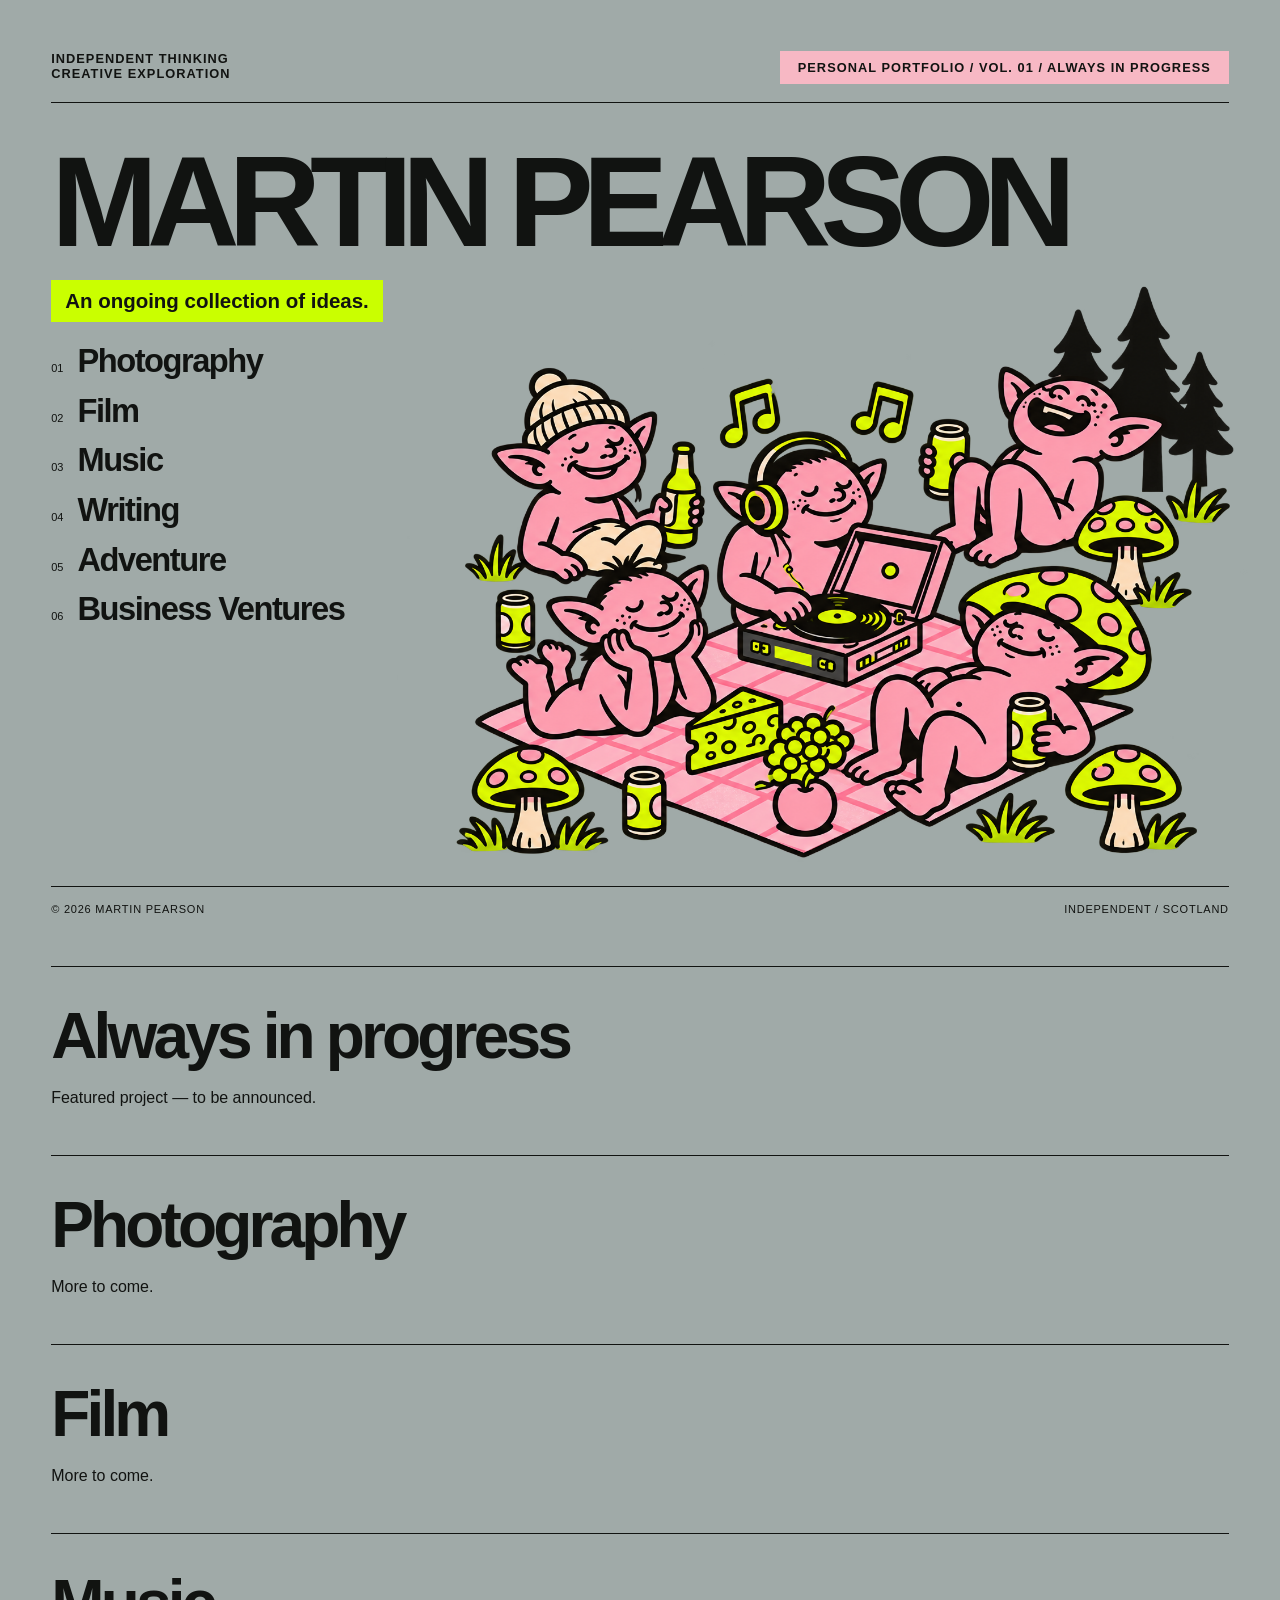
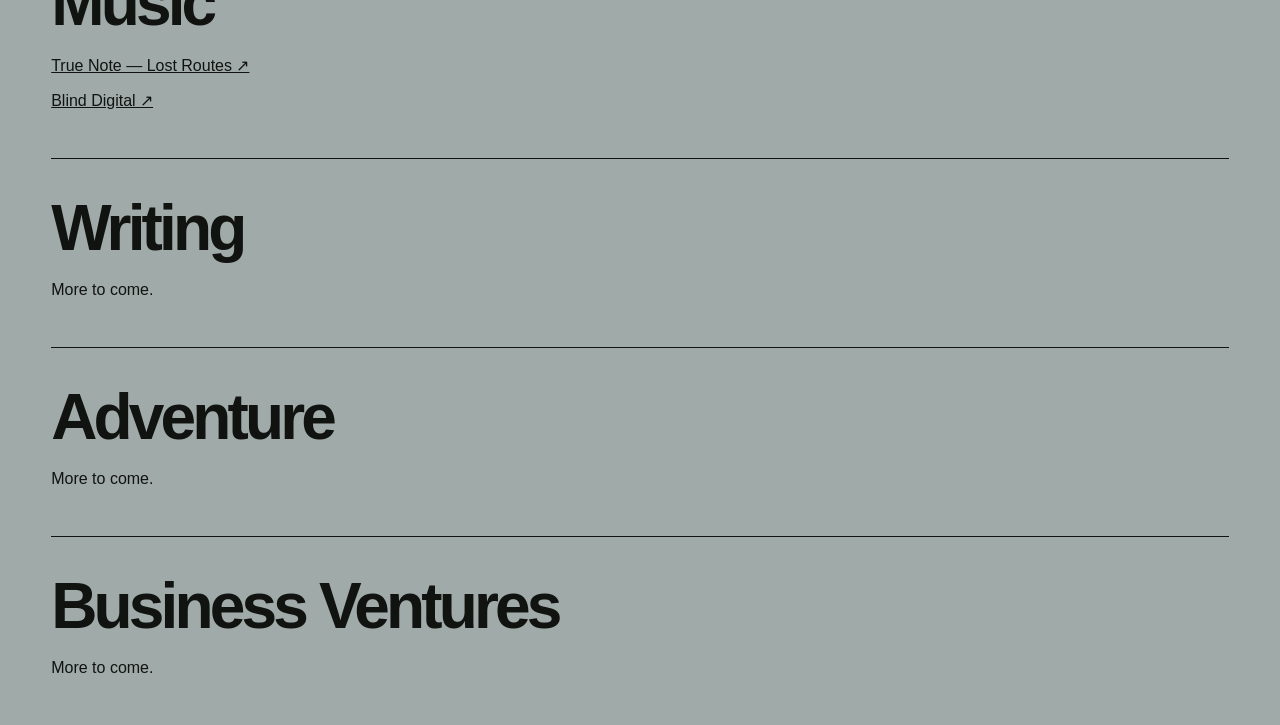
<file: index.html>
<!doctype html>
<html lang="en"><head><meta charset="utf-8"><meta name="viewport" content="width=device-width,initial-scale=1"><title>Martin Pearson — Personal portfolio</title>
<style>
:root{--grey:#a0aaa8;--pink:#f7b8c4;--lime:#caff00;--ink:#111311}*{box-sizing:border-box}body{margin:0;background:var(--grey);color:var(--ink);font-family:Arial,Helvetica,sans-serif}a{color:inherit} .cover{max-width:1600px;margin:auto;padding:clamp(20px,4vw,64px);min-height:100svh;display:flex;flex-direction:column}header{display:flex;justify-content:space-between;align-items:start;gap:20px;font-size:clamp(10px,1vw,14px);font-weight:700;letter-spacing:.08em;text-transform:uppercase;border-bottom:1px solid;padding-bottom:18px}.feature{background:var(--pink);padding:9px 18px;text-decoration:none;text-align:right;white-space:nowrap}.feature:hover,.feature:focus-visible{background:var(--lime)}h1{font-size:clamp(42px,10vw,160px);letter-spacing:-.085em;line-height:.88;margin:clamp(28px,5vw,75px) 0 22px;white-space:nowrap;font-weight:900}.tag{display:inline-block;align-self:flex-start;background:var(--lime);font-weight:700;font-size:clamp(13px,1.6vw,22px);padding:9px 14px}.spread{display:grid;grid-template-columns:minmax(180px,1fr) minmax(0,2.5fr);align-items:center;gap:3vw;flex:1;margin-top:24px}nav{display:grid;gap:12px;padding:20px 0}nav a{display:flex;align-items:baseline;gap:14px;text-decoration:none;font-size:clamp(20px,3vw,43px);font-weight:700;letter-spacing:-.045em}nav a span{font-size:11px;letter-spacing:0;font-weight:400}nav a:hover,nav a:focus-visible{color:#fff;text-decoration:underline;text-decoration-color:var(--pink)}figure{margin:0}figure img{display:block;width:100%;height:auto;max-height:65vh;object-fit:contain}footer{border-top:1px solid;display:flex;justify-content:space-between;gap:12px;padding-top:16px;margin-top:24px;font-size:11px;text-transform:uppercase;letter-spacing:.07em}.details{max-width:1600px;margin:auto;padding:0 clamp(20px,4vw,64px)}.details section{border-top:1px solid;padding:32px 0;scroll-margin-top:20px}.details h2{font-size:clamp(28px,5vw,64px);letter-spacing:-.06em;margin:0 0 12px}.details p{max-width:48ch}a:focus-visible{outline:2px solid;outline-offset:5px}@media(max-width:700px){header{gap:10px;line-height:1.5}.feature{padding:8px;white-space:normal}h1{font-size:clamp(40px,17vw,115px);white-space:normal;line-height:.85} .spread{grid-template-columns:1fr;gap:8px}figure{grid-row:1}figure img{max-height:45vh}nav{grid-template-columns:1fr 1fr;gap:16px}nav a{font-size:clamp(18px,5vw,28px)}footer{flex-wrap:wrap}}
.tag:hover{background:var(--pink)}@media(min-width:701px){.tag{position:relative;z-index:1}.spread{margin-top:-36px;grid-template-columns:minmax(220px,1fr) minmax(0,2.75fr);align-items:stretch;gap:2vw}.spread nav{align-self:end;padding-top:60px;padding-bottom:0}.spread figure{display:flex;align-items:flex-end;justify-content:center;min-width:0}.spread figure img{width:110%;max-width:none;max-height:75vh;object-fit:contain;object-position:center bottom}} 
nav a{white-space:nowrap;line-height:1.15;font-size:clamp(18px,2.55vw,38px)}@media(min-width:701px){.spread{grid-template-columns:minmax(265px,1.25fr) minmax(0,2.75fr)}}@media(max-width:700px){nav a{font-size:clamp(15px,3.5vw,24px);gap:8px}}@media(max-width:380px){nav{grid-template-columns:1fr}}
h1{margin-top:clamp(19px,3.33vw,50px)}@media(min-width:701px){.spread{flex:0 0 auto;margin-top:12px;align-items:start}.spread nav{align-self:start;padding-top:8px;padding-bottom:0}.spread figure{align-items:flex-start;margin-top:-35px}.spread figure img{object-position:center top}.cover footer{margin-top:auto;padding-top:16px}.spread{margin-bottom:24px}} 
@media(min-width:701px){.spread figure{margin-top:calc(-1 * (18px + max(13px, min(1.6vw, 22px)) * 1.15 + 12px))}}
</style></head><body><main><div class="cover"><header><div>Independent thinking<br>Creative exploration</div><a class="feature" href="#feature">Personal portfolio / Vol. 01 / Always in progress</a></header><h1>MARTIN PEARSON</h1><div class="tag">An ongoing collection of ideas.</div><div class="spread"><nav aria-label="Portfolio sections"><a href="#photography"><span>01</span>Photography</a><a href="#film"><span>02</span>Film</a><a href="#music"><span>03</span>Music</a><a href="#writing"><span>04</span>Writing</a><a href="#adventure"><span>05</span>Adventure</a><a href="#business"><span>06</span>Business Ventures</a></nav><figure><img src="plan-a-picnic.png" alt="Goblin picnic"></figure></div><footer><span>© 2026 Martin Pearson</span><span>Independent / Scotland</span></footer></div><div class="details"><section id="feature"><h2>Always in progress</h2><p>Featured project — to be announced.</p></section><section id="photography"><h2>Photography</h2><p>More to come.</p></section><section id="film"><h2>Film</h2><p>More to come.</p></section><section id="music"><h2>Music</h2><p><a href="true-note/">True Note — Lost Routes ↗</a></p><p><a href="blind-digital/">Blind Digital ↗</a></p></section><section id="writing"><h2>Writing</h2><p>More to come.</p></section><section id="adventure"><h2>Adventure</h2><p>More to come.</p></section><section id="business"><h2>Business Ventures</h2><p>More to come.</p></section></div></main><script>function fitTitle(){const t=document.querySelector('h1');t.style.fontSize='';if(window.innerWidth>700){const s=parseFloat(getComputedStyle(t).fontSize);if(t.scrollWidth>t.clientWidth)t.style.fontSize=(s*t.clientWidth/t.scrollWidth*.985)+'px';}}window.addEventListener('resize',fitTitle);document.fonts.ready.then(fitTitle);</script></body></html>
</file>
